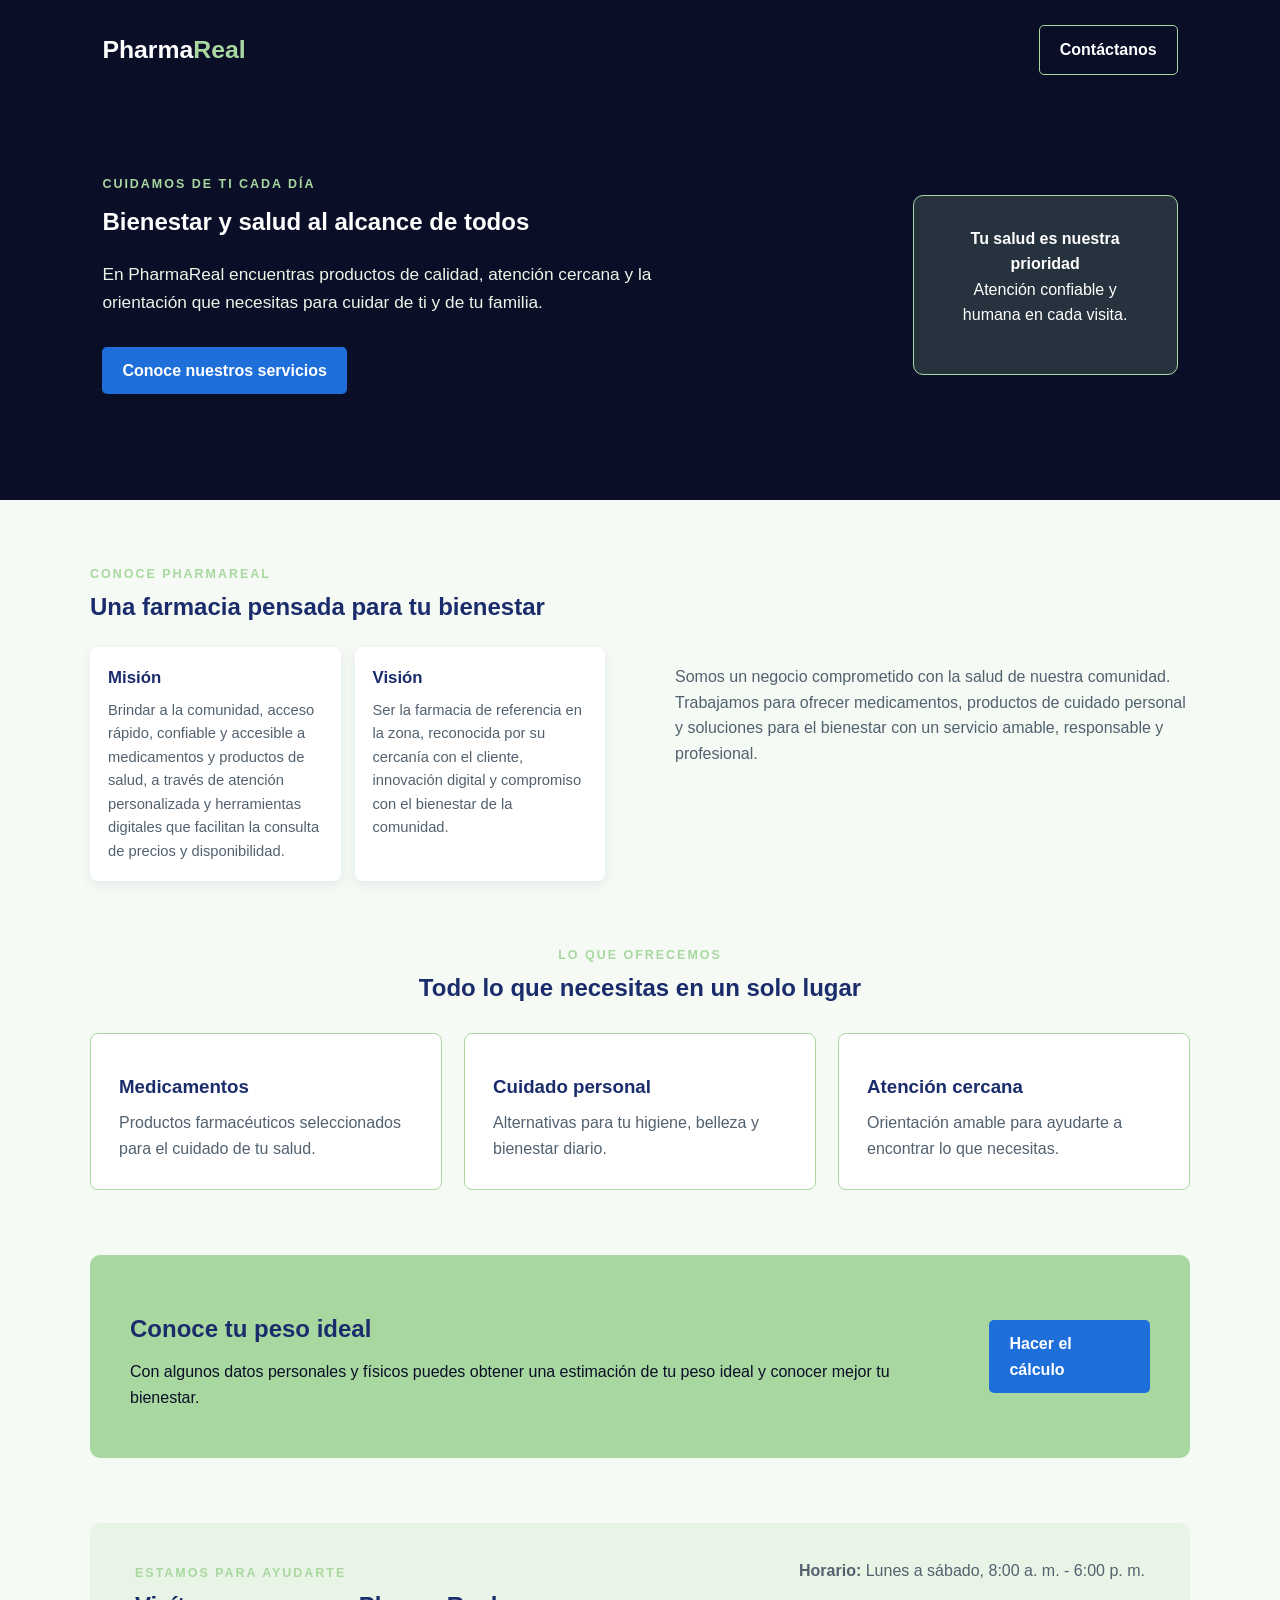
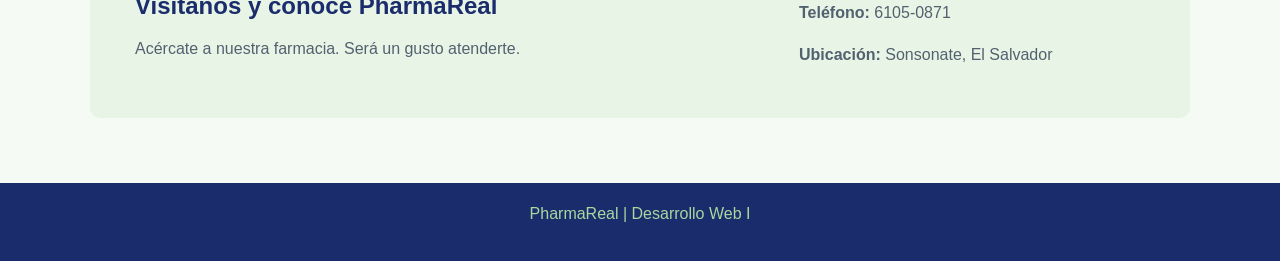
<file: index.html>
<!DOCTYPE html>
<html lang="es">
<head>
    <meta charset="UTF-8">
    <meta name="viewport" content="width=device-width, initial-scale=1.0">
    <title>PharmaReal | Tu farmacia de confianza</title>
    <link rel="stylesheet" href="style.css">
</head>
<body>
    <header class="encabezado">

        <video class="video-fondo" autoplay muted loop playsinline>
            <source src="videos/header-video.mp4" type="video/mp4">
            Tu navegador no soporta la reproducción de videos.
        </video>

        <div class="barra-superior">
            <a class="marca" href="index.html">
                <span>Pharma<span>Real</span></span>
            </a>
            <a class="boton boton-claro" href="#contacto">Contáctanos</a>
        </div>
        <br>

        <section class="presentacion">
            <div class="presentacion-texto">
                <p class="etiqueta">Cuidamos de ti cada día</p>
                <h1>Bienestar y salud al alcance de todos</h1>
                <p>
                    En PharmaReal encuentras productos de calidad, atención cercana y la orientación
                    que necesitas para cuidar de ti y de tu familia.
                </p>
                <a class="boton boton-principal" href="#servicios">Conoce nuestros servicios</a>
            </div>
            <div class="tarjeta-salud">
                <strong>Tu salud es nuestra prioridad</strong>
                <p>Atención confiable y humana en cada visita.</p>
            </div>
        </section>
    </header>

    <!-- <nav class="navegacion">
        <a href="#inicio">Inicio</a>
        <a href="#nosotros">Nosotros</a>
        <a href="#servicios">Servicios</a>
        <a href="#contacto">Contacto</a>
    </nav> -->

    <main id="inicio" class="contenido">
        <section id="nosotros" class="seccion nosotros">
            <div>
                <p class="etiqueta">Conoce PharmaReal</p>
                <h2>Una farmacia pensada para tu bienestar</h2>
                <div class="mision-vision">
                    <article class="tarjeta-info">
                        <h3>Misión</h3>
                        <p>Brindar a la comunidad, acceso rápido, confiable y accesible a medicamentos y productos de salud,
                             a través de atención personalizada y herramientas digitales que facilitan la consulta de precios y disponibilidad.</p>
                    </article>
                    <article class="tarjeta-info">
                        <h3>Visión</h3>
                        <p>Ser la farmacia de referencia en la zona, reconocida por su cercanía con el cliente, innovación digital y compromiso 
                            con el bienestar de la comunidad.</p>
                    </article>
                </div>
            </div>
            <p>
                Somos un negocio comprometido con la salud de nuestra comunidad. Trabajamos para ofrecer
                medicamentos, productos de cuidado personal y soluciones para el bienestar con un servicio
                amable, responsable y profesional.
            </p>
        </section>

        <section id="servicios" class="seccion">

            <div class="encabezado-seccion">
                <p class="etiqueta">Lo que ofrecemos</p>
                <h2>Todo lo que necesitas en un solo lugar</h2>
            </div>
            <div class="tarjetas-servicios">
                <article class="tarjeta-servicio">
                    <h3>Medicamentos</h3>
                    <p>Productos farmacéuticos seleccionados para el cuidado de tu salud.</p>
                </article>
                <article class="tarjeta-servicio">
                    <h3>Cuidado personal</h3>
                    <p>Alternativas para tu higiene, belleza y bienestar diario.</p>
                </article>
                <article class="tarjeta-servicio">
                    <h3>Atención cercana</h3>
                    <p>Orientación amable para ayudarte a encontrar lo que necesitas.</p>
                </article>
            </div>
        </section>

        <section class="peso-ideal">
            <div>
                <p class="etiqueta">Cuida tu bienestar</p>
                <h2>Conoce tu peso ideal</h2>
                <p>Con algunos datos personales y físicos puedes obtener una estimación de tu peso ideal y conocer mejor tu bienestar.</p>
            </div>
            <a class="boton boton-principal" href="calcular_peso.html">Hacer el cálculo</a>
        </section>

        <section id="contacto" class="contacto">
            <div>
                <p class="etiqueta">Estamos para ayudarte</p>
                <h2>Visítanos y conoce PharmaReal</h2>
                <p>Acércate a nuestra farmacia. Será un gusto atenderte.</p>
            </div>
            <div class="datos-contacto">
                <p><strong>Horario:</strong> Lunes a sábado, 8:00 a. m. - 6:00 p. m.</p>
                <p><strong>Teléfono:</strong> 6105-0871</p>
                <p><strong>Ubicación:</strong> Sonsonate, El Salvador</p>
            </div>
        </section>
    </main>

    <footer>
        <p>PharmaReal | Desarrollo Web I</p>
    </footer>
</body>
</html>
</file>
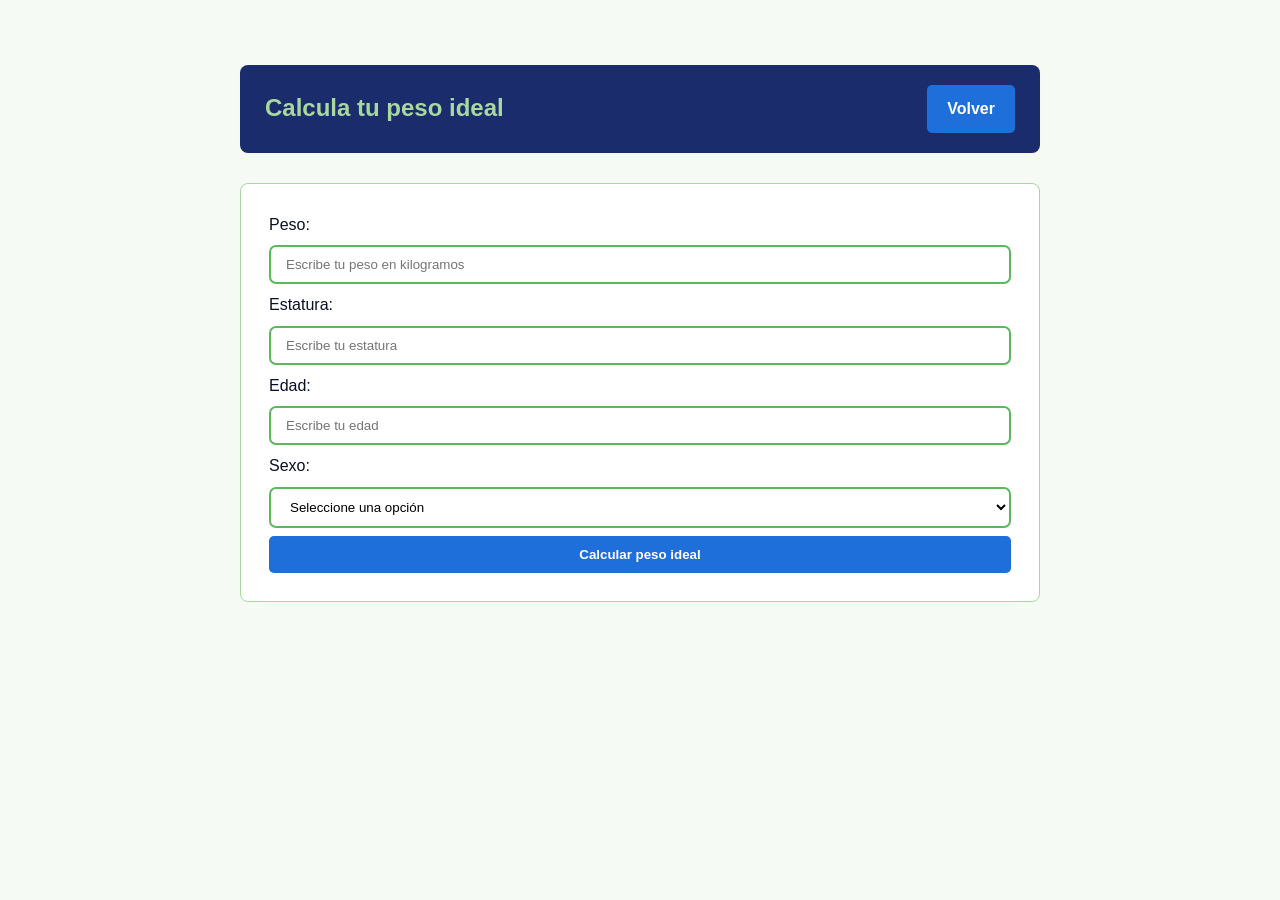
<file: calcular_peso.html>
<!DOCTYPE html>
<html lang="es">
<head>
    <meta charset="UTF-8">
    <meta name="viewport" content="width=device-width, initial-scale=1.0">
    <link rel="stylesheet" href="style.css">
    <title>Calcular peso ideal | PharmaReal</title>
</head>
<body class="contenido">
    <header class="hder">
        <h2>Calcula tu peso ideal</h2>
        <a class="butHead" href="index.html">Volver</a>
    </header>
    <main>
        <section class="tarjeta-servicio formulario">
            <label for="peso">Peso:</label>
            <input type="number" id="peso" name="peso" placeholder="Escribe tu peso en kilogramos" min="100" max="250" step="0.1">
            <label for="estatura">Estatura:</label>
            <input type="number" id="estatura" name="estatura" placeholder="Escribe tu estatura" min="1" max="500" step="0.1" >
            <label for="edad">Edad:</label>
            <input type="number" id="edad" min="1" max="120" step="1" placeholder="Escribe tu edad">
            <label for="sexo">Sexo:</label>
                <select id="sexo">
                    <option value="">Seleccione una opción</option>
                    <option value="masculino">Masculino</option>
                    <option value="femenino">Femenino</option>
                </select>
            <button class="butHead" type="button" id="calcular">Calcular peso ideal</button>
            <div class="resultado" id="resultado"></div>
        </section>
        
    </main>
    <script src="main.js"></script>
</body>
</html>
</file>
<file: style.css>
* {
    box-sizing: border-box;
}

body {
    background-color: #f5faf4;
    color: #0A0E27;
    font-family: Arial, sans-serif;
    line-height: 1.6;
    margin: 0;
}

h1,
h2,
h3,
p {
    margin-top: 0;
}

h2 {
    color: #1A2C6B;
    line-height: 1.2;
    margin-bottom: 15px;
}

.encabezado {
    background-color: #0A0E27;
    color: white;
    min-height: 500px;
    overflow: hidden;
    padding: 25px 8% 70px;
    position: relative;
}

.video-fondo {
    height: 100%;
    left: 0;
    object-fit: cover;
    position: absolute;
    top: 0;
    width: 100%;
    opacity: .5;
}

.barra-superior,
.presentacion,
.seccion,
.contacto {
    margin: 0 auto;
    max-width: 1100px;
}

.barra-superior,
.presentacion {
    position: relative;
    z-index: 1;
}

.barra-superior {
    align-items: center;
    display: flex;
    justify-content: space-between;
}

.marca {
    align-items: center;
    color: white;
    display: flex;
    font-size: 1.55rem;
    font-weight: bold;
    gap: 9px;
    text-decoration: none;
}

.marca span:last-child span {
    color: #A8D8A0;
}

.simbolo {
    align-items: center;
    background-color: #A8D8A0;
    border-radius: 50%;
    color: #1A2C6B;
    display: flex;
    font-size: 1.4rem;
    height: 35px;
    justify-content: center;
    width: 35px;
}

.presentacion {
    align-items: center;
    display: flex;
    gap: 70px;
    justify-content: space-between;
    padding-top: 75px;
}

.presentacion-texto {
    max-width: 610px;
}

.etiqueta {
    color: #A8D8A0;
    font-size: .78rem;
    font-weight: bold;
    letter-spacing: 2px;
    margin-bottom: 8px;
    text-transform: uppercase;
}

.presentacion-texto > p:not(.etiqueta) {
    color: #eaf6e8;
    font-size: 1.08rem;
    margin-bottom: 30px;
}

.boton,
.butHead {
    border-radius: 5px;
    display: inline-block;
    font-weight: bold;
    padding: 11px 20px;
    text-decoration: none;
}

.boton-claro {
    border: 1px solid #A8D8A0;
    color: white;
}

.boton-principal,
.butHead {
    background-color: #1E6FD9;
    border: none;
    color: white;
    cursor: pointer;
}

.boton:hover,
.butHead:hover {
    background-color: #1E9B6E;
}

.tarjeta-salud {
    background-color: rgba(168, 216, 160, .18);
    border: 1px solid #A8D8A0;
    border-radius: 10px;
    max-width: 265px;
    padding: 30px;
    text-align: center;
}

.icono-grande {
    color: #A8D8A0;
    display: block;
    font-size: 3.5rem;
    line-height: 1;
}



.contenido {
    padding: 65px 20px 30px;
}

.seccion {
    padding-bottom: 65px;
}

.nosotros {
    align-items: center;
    display: grid;
    gap: 70px;
    grid-template-columns: 1fr 1fr;
}

.nosotros > p,
.tarjeta-servicio p,
.contacto p:not(.etiqueta),
.datos-contacto p {
    color: #52616f;
}

.mision-vision {
    display: grid;
    gap: 14px;
    grid-template-columns: repeat(2, 1fr);
    margin-top: 25px;
}

.tarjeta-info {
    background-color: white;
    border-radius: 8px;
    box-shadow: 0 4px 12px rgba(26, 44, 107, .08);
    padding: 18px;
}

.tarjeta-info h3 {
    color: #1A2C6B;
    font-size: 1.05rem;
    margin-bottom: 7px;
}

.tarjeta-info p {
    color: #52616f;
    font-size: .92rem;
    margin-bottom: 0;
}

.encabezado-seccion {
    margin-bottom: 30px;
    text-align: center;
}

.tarjetas-servicios {
    display: grid;
    gap: 22px;
    grid-template-columns: repeat(3, 1fr);
}

.tarjeta-servicio {
    background-color: white;
    border: 1px solid #A8D8A0;
    border-radius: 8px;
    padding: 28px;
}

.icono {
    color: #5CB85C;
    font-size: 2rem;
}

.tarjeta-servicio h3 {
    color: #1A2C6B;
    margin: 10px 0 8px;
}

.tarjeta-servicio p {
    margin-bottom: 0;
}

.peso-ideal {
    align-items: center;
    background-color: #A8D8A0;
    border-radius: 10px;
    display: flex;
    gap: 35px;
    justify-content: space-between;
    margin: 0 auto 65px;
    max-width: 1100px;
    padding: 32px 40px;
}

.contacto {
    align-items: center;
    background-color: #e8f4e6;
    border-radius: 10px;
    display: flex;
    gap: 50px;
    justify-content: space-between;
    margin-bottom: 35px;
    padding: 35px 45px;
}

.datos-contacto {
    min-width: 310px;
}

footer {
    background-color: #1A2C6B;
    color: #A8D8A0;
    padding: 18px;
    text-align: center;
}

.hder {
    align-items: center;
    background-color: #1A2C6B;
    border-radius: 8px;
    display: flex;
    justify-content: space-between;
    margin: 0 auto 30px;
    max-width: 800px;
    padding: 20px 25px;
}

.hder h2 {
    color: #A8D8A0;
    margin-bottom: 0;
}

.formulario {
    display: flex;
    flex-direction: column;
    gap: 8px;
    margin: 0 auto;
    max-width: 800px;
}

input,
select {
    background-color: white;
    border: 2px solid #5CB85C;
    border-radius: 7px;
    padding: 10px 15px;
    width: 100%;
}

.resultado {
    background-color: #edf7eb;
    border-radius: 5px;
    display: none;
    line-height: 1.6;
    margin-top: 10px;
    padding: 12px;
}

.resultado.mostrar {
    display: block;
}
</file>
